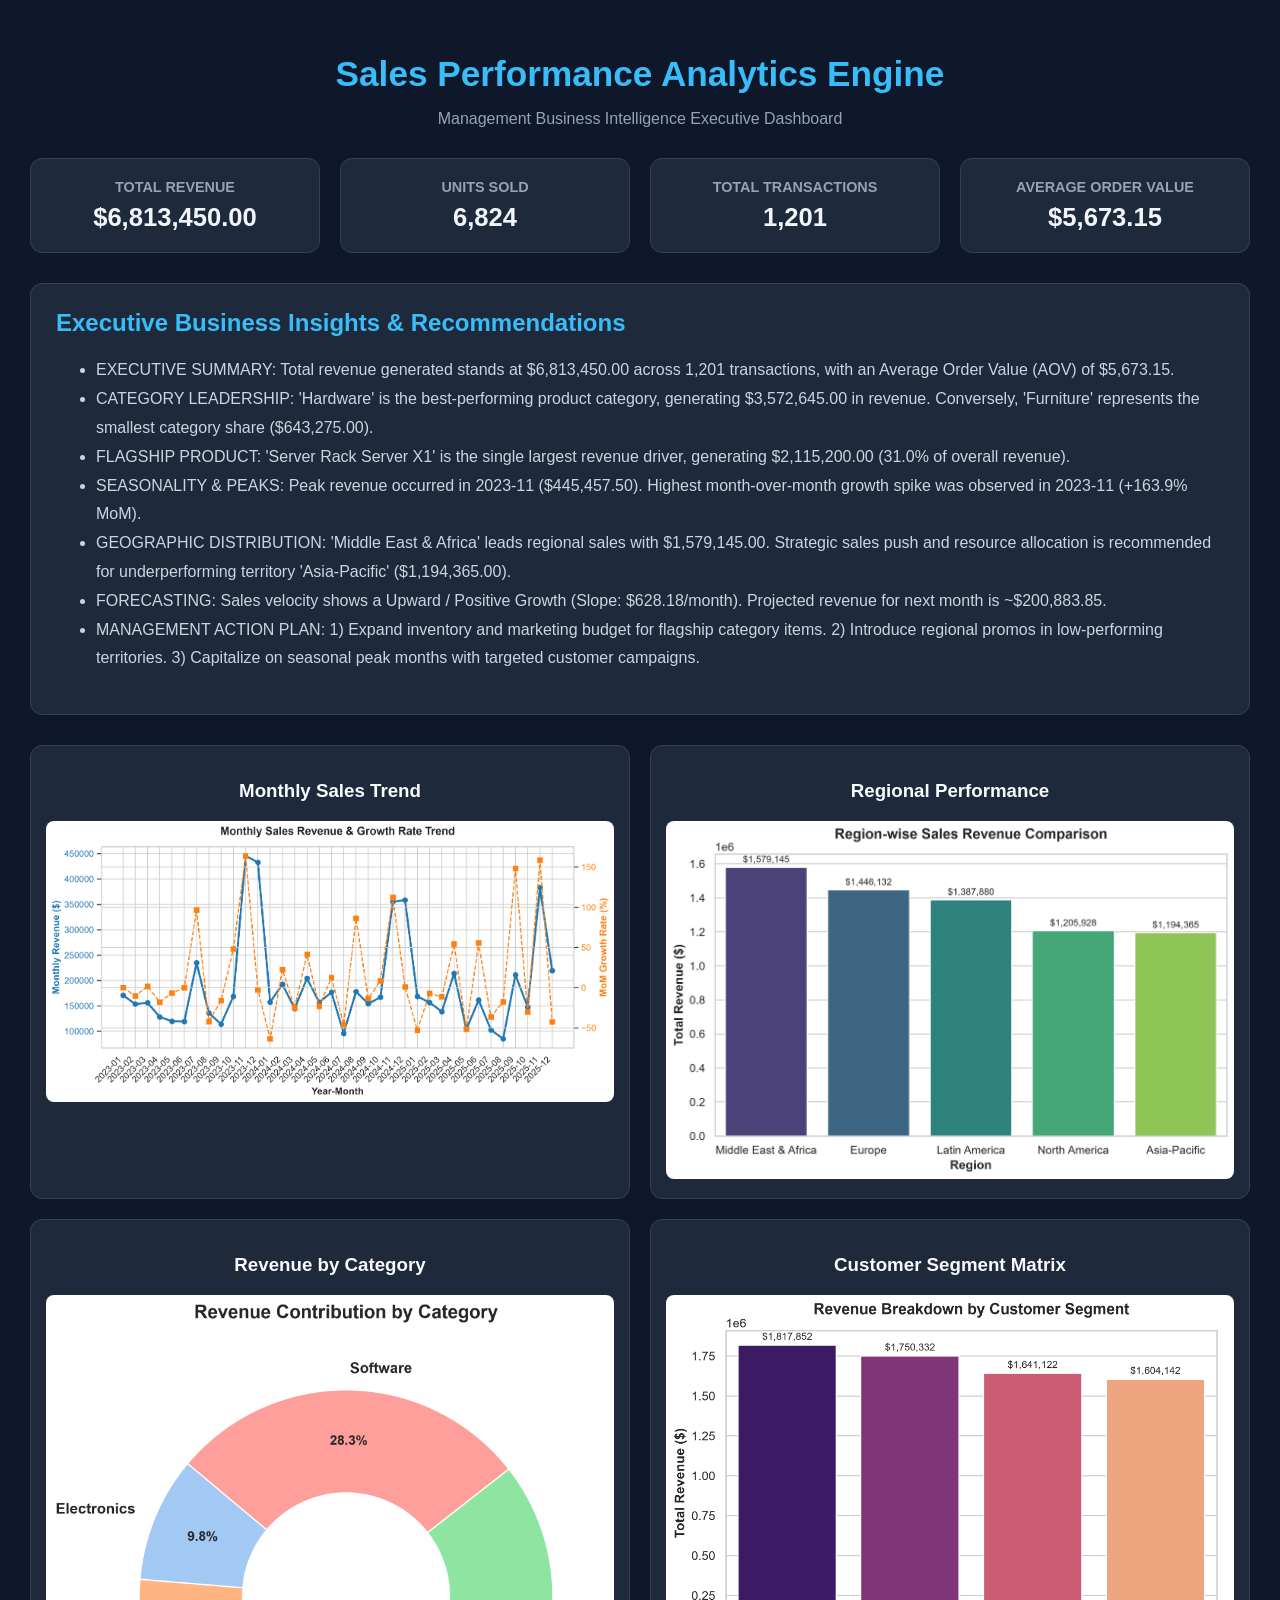
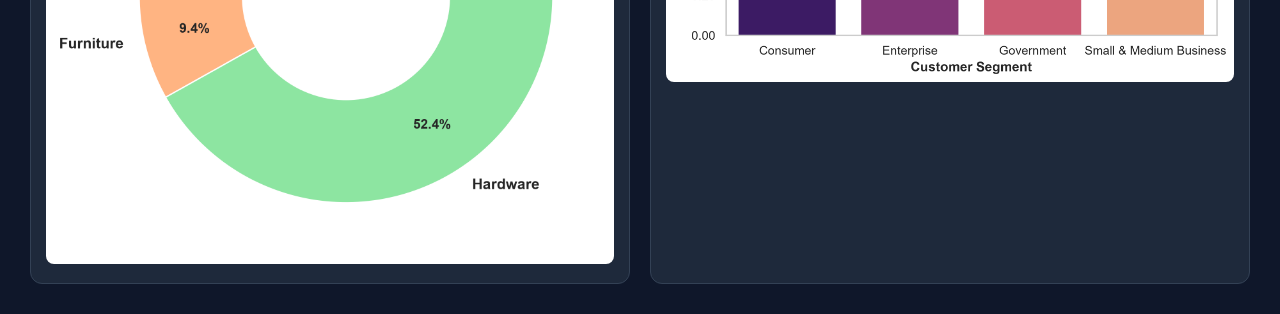
<file: sales-analytics-engine/output/sales_report.html>
<!DOCTYPE html>
<html lang="en">
<head>
    <meta charset="UTF-8">
    <meta name="viewport" content="width=device-width, initial-scale=1.0">
    <title>Sales Performance Analytics Dashboard</title>
    <style>
        body { font-family: 'Segoe UI', Tahoma, Geneva, Verdana, sans-serif; background: #0f172a; color: #f8fafc; margin: 0; padding: 30px; }
        .header { text-align: center; margin-bottom: 30px; }
        .header h1 { font-size: 2.2rem; color: #38bdf8; margin-bottom: 5px; }
        .kpi-container { display: grid; grid-template-columns: repeat(auto-fit, minmax(200px, 1fr)); gap: 20px; margin-bottom: 30px; }
        .kpi-card { background: #1e293b; border-radius: 12px; padding: 20px; text-align: center; border: 1px solid #334155; }
        .kpi-title { font-size: 0.9rem; color: #94a3b8; margin-bottom: 8px; font-weight: 600; }
        .kpi-value { font-size: 1.6rem; color: #f1f5f9; font-weight: bold; }
        .section { background: #1e293b; padding: 25px; border-radius: 12px; border: 1px solid #334155; margin-bottom: 30px; }
        .section h2 { color: #38bdf8; margin-top: 0; }
        ul { line-height: 1.8; color: #cbd5e1; }
        .charts-grid { display: grid; grid-template-columns: repeat(auto-fit, minmax(400px, 1fr)); gap: 20px; }
        .chart-card { background: #1e293b; border-radius: 12px; padding: 15px; border: 1px solid #334155; text-align: center; }
        .chart-card img { max-width: 100%; border-radius: 8px; }
    </style>
</head>
<body>
    <div class="header">
        <h1>Sales Performance Analytics Engine</h1>
        <p style="color: #94a3b8;">Management Business Intelligence Executive Dashboard</p>
    </div>

    <div class="kpi-container">
        <div class="kpi-card">
            <div class="kpi-title">TOTAL REVENUE</div>
            <div class="kpi-value">$6,813,450.00</div>
        </div>
        <div class="kpi-card">
            <div class="kpi-title">UNITS SOLD</div>
            <div class="kpi-value">6,824</div>
        </div>
        <div class="kpi-card">
            <div class="kpi-title">TOTAL TRANSACTIONS</div>
            <div class="kpi-value">1,201</div>
        </div>
        <div class="kpi-card">
            <div class="kpi-title">AVERAGE ORDER VALUE</div>
            <div class="kpi-value">$5,673.15</div>
        </div>
    </div>

    <div class="section">
        <h2>Executive Business Insights & Recommendations</h2>
        <ul>
            <li>EXECUTIVE SUMMARY: Total revenue generated stands at $6,813,450.00 across 1,201 transactions, with an Average Order Value (AOV) of $5,673.15.</li><li>CATEGORY LEADERSHIP: 'Hardware' is the best-performing product category, generating $3,572,645.00 in revenue. Conversely, 'Furniture' represents the smallest category share ($643,275.00).</li><li>FLAGSHIP PRODUCT: 'Server Rack Server X1' is the single largest revenue driver, generating $2,115,200.00 (31.0% of overall revenue).</li><li>SEASONALITY & PEAKS: Peak revenue occurred in 2023-11 ($445,457.50). Highest month-over-month growth spike was observed in 2023-11 (+163.9% MoM).</li><li>GEOGRAPHIC DISTRIBUTION: 'Middle East & Africa' leads regional sales with $1,579,145.00. Strategic sales push and resource allocation is recommended for underperforming territory 'Asia-Pacific' ($1,194,365.00).</li><li>FORECASTING: Sales velocity shows a Upward / Positive Growth (Slope: $628.18/month). Projected revenue for next month is ~$200,883.85.</li><li>MANAGEMENT ACTION PLAN: 1) Expand inventory and marketing budget for flagship category items. 2) Introduce regional promos in low-performing territories. 3) Capitalize on seasonal peak months with targeted customer campaigns.</li>
        </ul>
    </div>

    <div class="charts-grid">
        <div class="chart-card">
            <h3>Monthly Sales Trend</h3>
            <img src="charts/monthly_sales_trend.png" alt="Monthly Sales Trend">
        </div>
        <div class="chart-card">
            <h3>Regional Performance</h3>
            <img src="charts/regional_performance.png" alt="Regional Performance">
        </div>
        <div class="chart-card">
            <h3>Revenue by Category</h3>
            <img src="charts/revenue_by_category.png" alt="Revenue by Category">
        </div>
        <div class="chart-card">
            <h3>Customer Segment Matrix</h3>
            <img src="charts/customer_segment_matrix.png" alt="Customer Segment Matrix">
        </div>
    </div>
</body>
</html>
</file>
